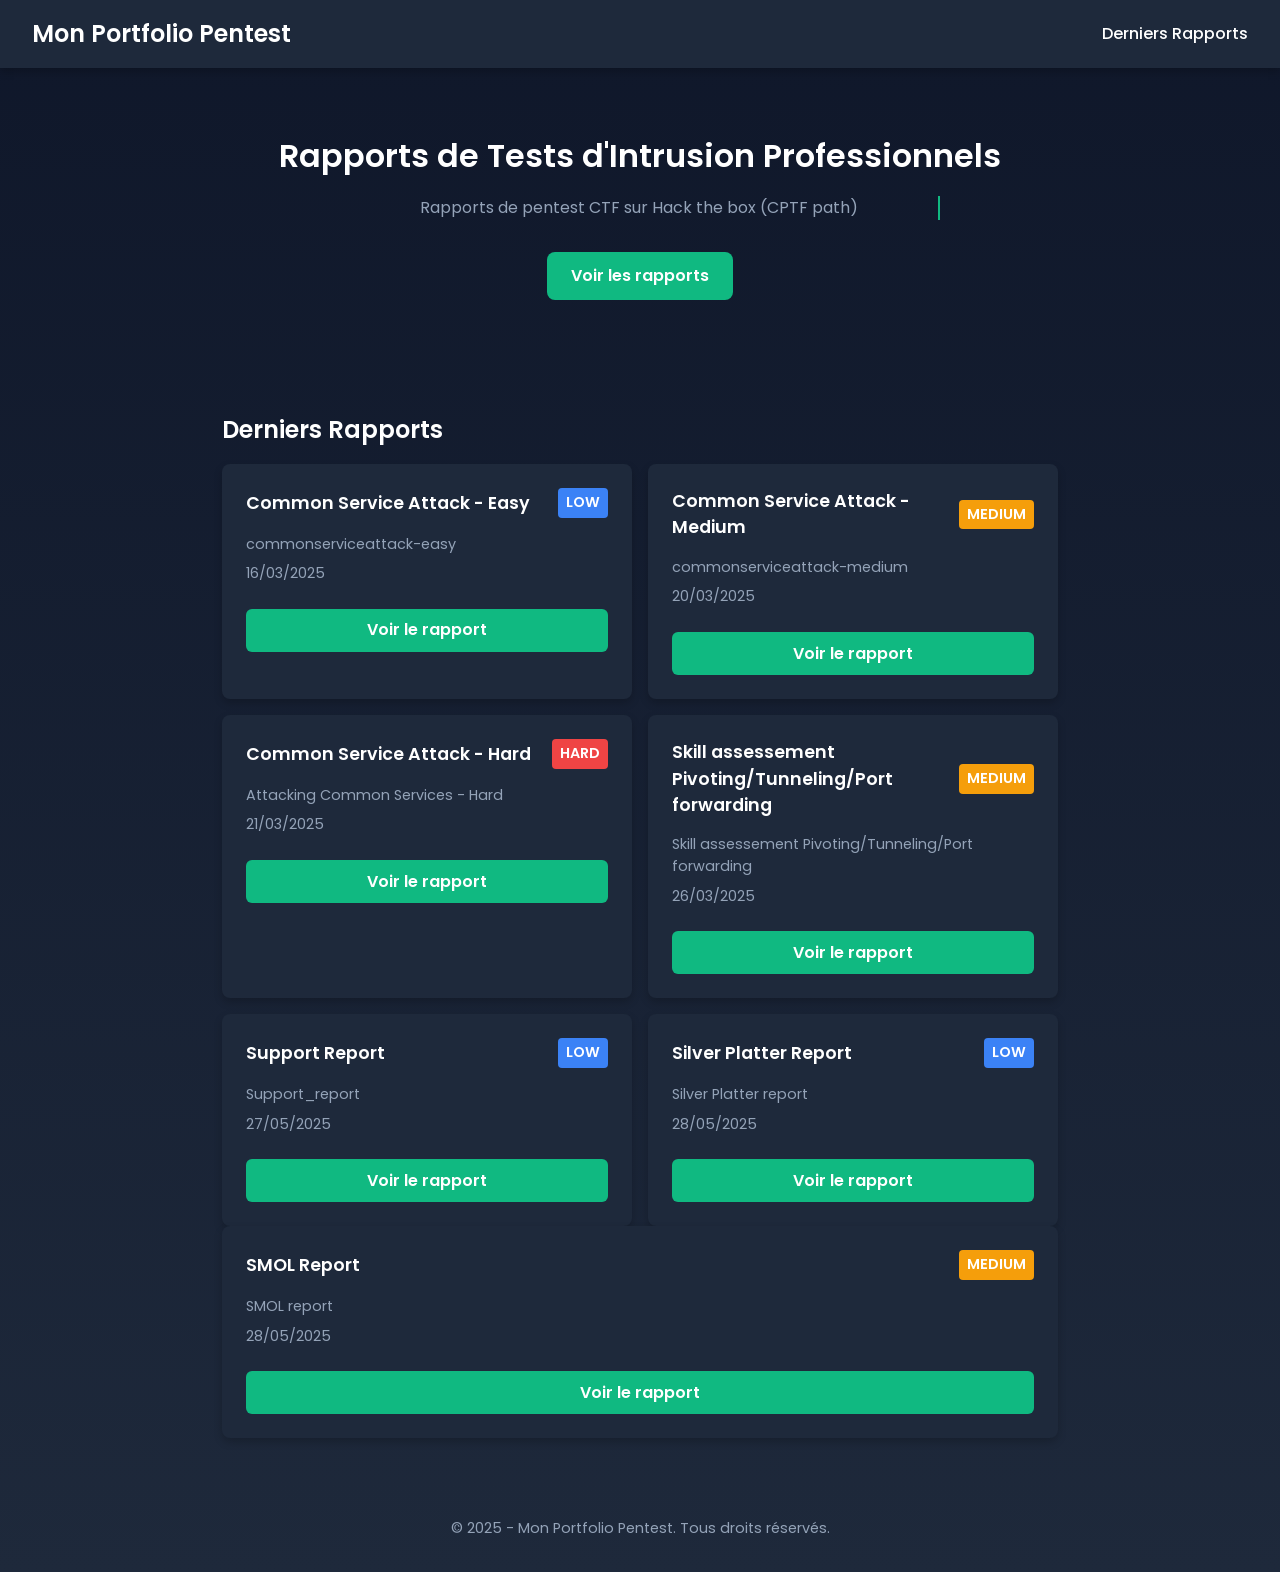
<file: index.html>
<html lang="fr">
<head>
  <meta charset="UTF-8">
  <meta name="viewport" content="width=device-width, initial-scale=1.0">
  <title>Portfolio Pentest</title>
  
  <!-- Google Fonts -->
  <link rel="preconnect" href="https://fonts.gstatic.com">
  <link href="https://fonts.googleapis.com/css2?family=Poppins:wght@400;600&display=swap" rel="stylesheet">
  
  <link rel="stylesheet" href="styles.css">
</head>
<body>

  <header>
    <h1 data-text="Mon Portfolio Pentest">Mon Portfolio Pentest</h1>
    <nav>
      <a href="#rapports">Derniers Rapports</a>
    </nav>
  </header>

  <section class="hero">
    <h2>Rapports de Tests d'Intrusion Professionnels</h2>
    <p><span class="typing">Rapports de pentest CTF sur Hack the box (CPTF path)</span></p>
    <a class="btn-primary" href="#rapports">Voir les rapports</a>
  </section>

<section class="rapports" id="rapports">
  <h3>Derniers Rapports</h3>
  <div class="rapport-cards">
    
    <!-- Carte Rapport 1 -->
    <div class="card">
      <div class="card-header">
        <span class="card-title">Common Service Attack - Easy</span>
        <span class="badge badge-low">Low</span>
      </div>
      <div class="card-info">
        <span>commonserviceattack-easy</span>
        <span>16/03/2025</span>
      </div>
      <a class="card-button" href="rapport-easy.html">
        Voir le rapport
      </a>
    </div>
    
    <!-- Carte Rapport 2 -->
    <div class="card">
      <div class="card-header">
        <span class="card-title">Common Service Attack - Medium</span>
        <span class="badge badge-medium">Medium</span>
      </div>
      <div class="card-info">
        <span>commonserviceattack-medium</span>
        <span>20/03/2025</span>
      </div>
      <a class="card-button" href="rapport-medium.html">
        Voir le rapport
      </a>
    </div>
    
    <!-- Carte Rapport 3 (corrigée) -->
    <div class="card">
      <div class="card-header">
        <span class="card-title">Common Service Attack - Hard</span>
        <span class="badge badge-high">Hard</span> <!-- Correction: badge-high au lieu de badge-hard -->
      </div>
      <div class="card-info">
        <span>Attacking Common Services - Hard</span>
        <span>21/03/2025</span>
      </div>
      <a class="card-button" href="rapport-hard.html">
        Voir le rapport
      </a>
    </div>

        <!-- Carte Rapport 4 (corrigée) -->
    <div class="card">
      <div class="card-header">
        <span class="card-title">Skill assessement Pivoting/Tunneling/Port forwarding</span>
        <span class="badge badge-medium">Medium</span>
      </div>
      <div class="card-info">
        <span>Skill assessement Pivoting/Tunneling/Port forwarding</span>
        <span>26/03/2025</span>
      </div>
      <a class="card-button" href="rapport-pivoting.html">
        Voir le rapport
      </a>
    </div>
  <!-- Carte Rapport 5 - Support_report.pdf -->
<div class="card">
  <div class="card-header">
    <span class="card-title">Support Report</span>
    <span class="badge badge-low">Low</span>
  </div>
  <div class="card-info">
    <span>Support_report</span>
    <span>27/05/2025</span>
  </div>
  <a class="card-button" href="rapport-support.html">
    Voir le rapport
  </a>
</div>
    <div class="card">
  <div class="card-header">
    <span class="card-title">Silver Platter Report</span>
    <span class="badge badge-low">Low</span>
  </div>
  <div class="card-info">
    <span>Silver Platter report</span>
    <span>28/05/2025</span>
  </div>
  <a class="card-button" href="rapport-silver.html">
    Voir le rapport
  </a>
</div>
    </div>
    <div class="card">
  <div class="card-header">
    <span class="card-title">SMOL Report</span>
    <span class="badge badge-medium">Medium</span>
  </div>
  <div class="card-info">
    <span>SMOL report</span>
    <span>28/05/2025</span>
  </div>
  <a class="card-button" href="rapport-smol.html">
    Voir le rapport
  </a>
</div>
  </div> 

</section>

  




  <footer>
    &copy; 2025 - Mon Portfolio Pentest. Tous droits réservés.
  </footer>

</body>
</html>
</file>
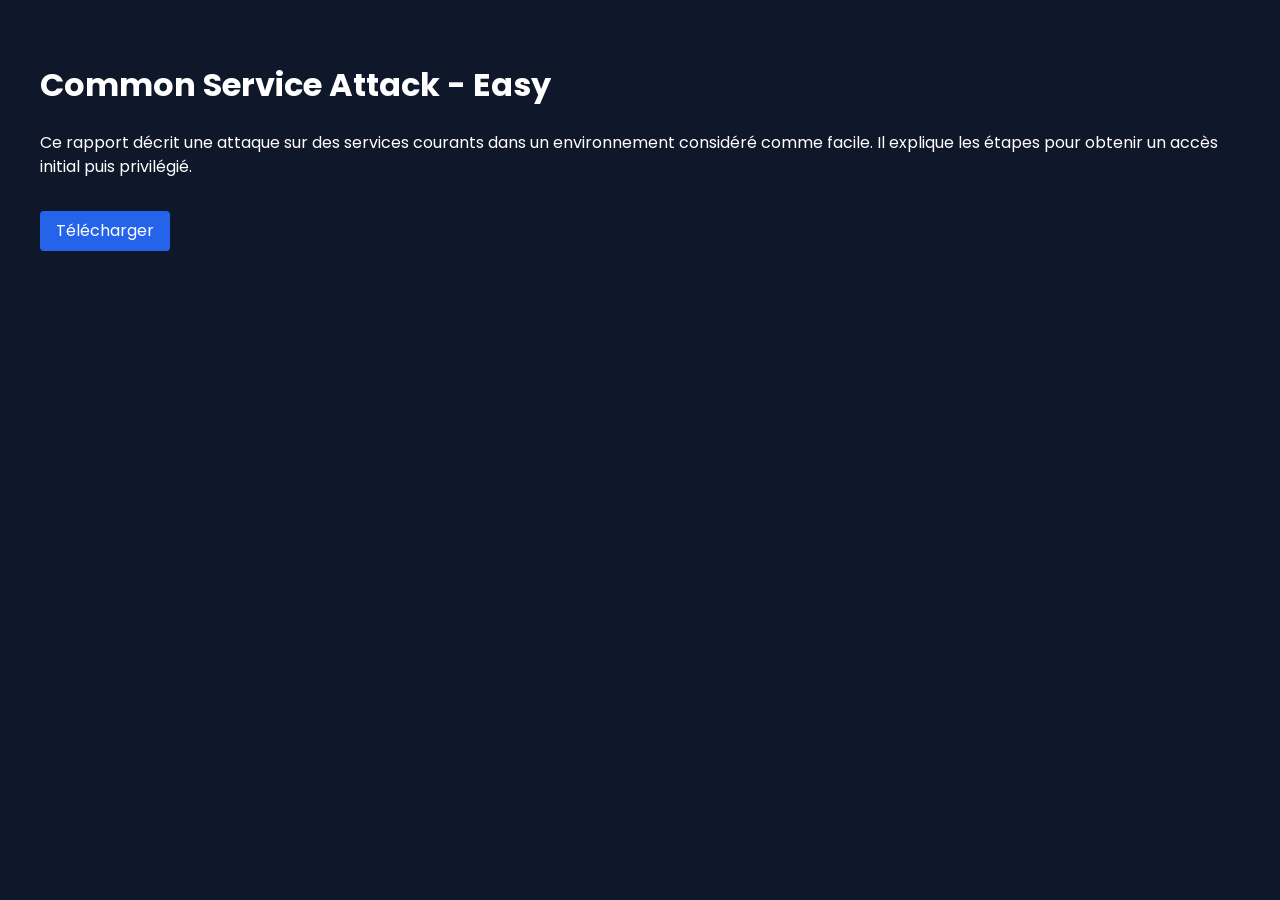
<file: rapport-easy.html>
<!DOCTYPE html>
<html lang="fr">
<head>
  <meta charset="UTF-8">
  <title>Common Service Attack - Easy</title>
  <link href="https://fonts.googleapis.com/css2?family=Poppins:wght@400;600&display=swap" rel="stylesheet">
  <style>
    body {
      font-family: 'Poppins', sans-serif;
      background-color: #0f172a;
      color: #ffffff;
      padding: 2rem;
      line-height: 1.5;
    }
    .button {
      display: inline-block;
      margin-top: 1rem;
      padding: 0.5rem 1rem;
      background-color: #2563eb;
      color: #ffffff;
      text-decoration: none;
      border-radius: 4px;
    }
  </style>
</head>
<body>
  <h1>Common Service Attack - Easy</h1>
  <p>Ce rapport décrit une attaque sur des services courants dans un environnement considéré comme facile. Il explique les étapes pour obtenir un accès initial puis privilégié.</p>
  <a class="button" href="CommonServiceAttack-Easy.mhtml" download>Télécharger</a>
</body>
</html>
</file>
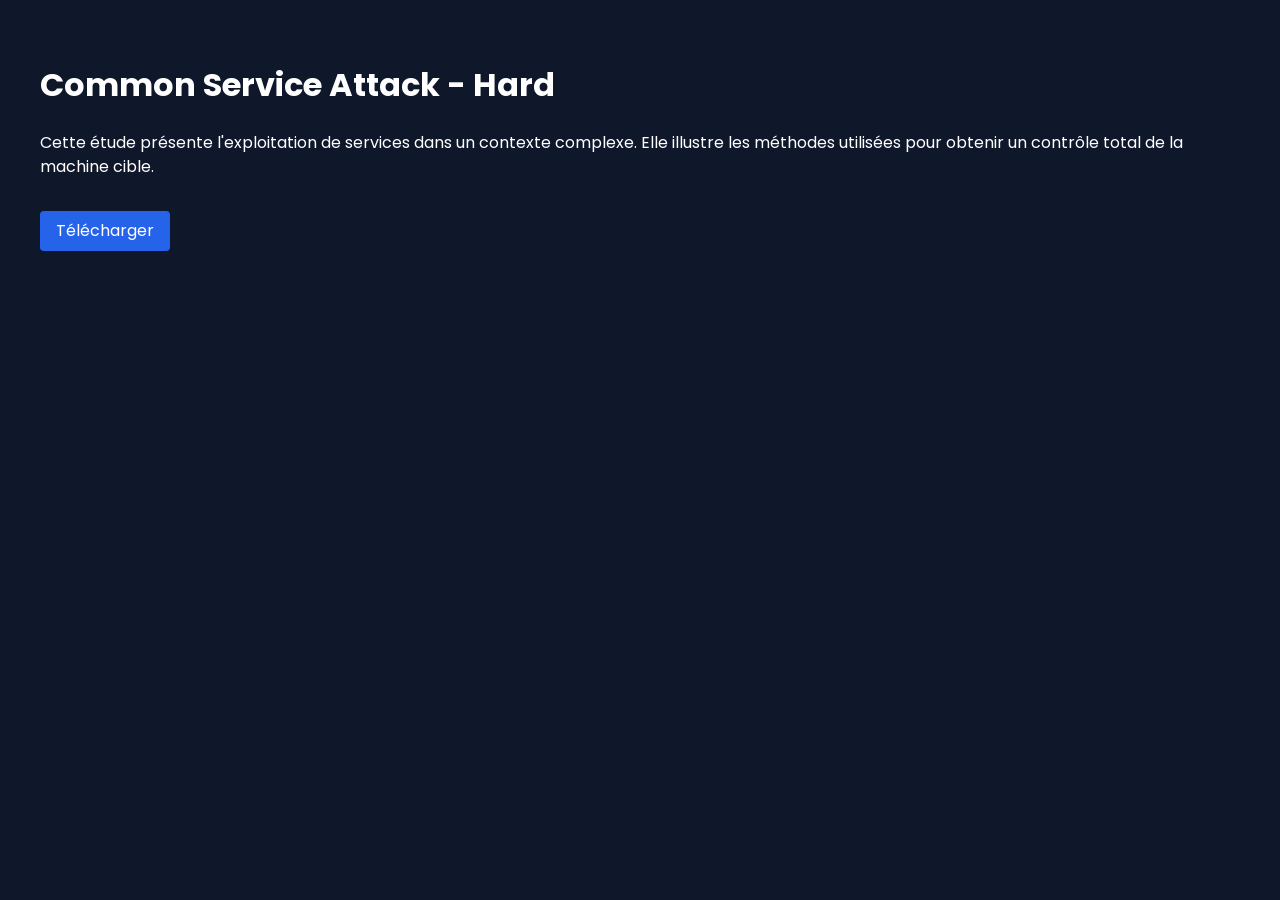
<file: rapport-hard.html>
<!DOCTYPE html>
<html lang="fr">
<head>
  <meta charset="UTF-8">
  <title>Common Service Attack - Hard</title>
  <link href="https://fonts.googleapis.com/css2?family=Poppins:wght@400;600&display=swap" rel="stylesheet">
  <style>
    body {
      font-family: 'Poppins', sans-serif;
      background-color: #0f172a;
      color: #ffffff;
      padding: 2rem;
      line-height: 1.5;
    }
    .button {
      display: inline-block;
      margin-top: 1rem;
      padding: 0.5rem 1rem;
      background-color: #2563eb;
      color: #ffffff;
      text-decoration: none;
      border-radius: 4px;
    }
  </style>
</head>
<body>
  <h1>Common Service Attack - Hard</h1>
  <p>Cette étude présente l'exploitation de services dans un contexte complexe. Elle illustre les méthodes utilisées pour obtenir un contrôle total de la machine cible.</p>
  <a class="button" href="Attacking Common Services - Hard.mhtml" download>Télécharger</a>
</body>
</html>
</file>
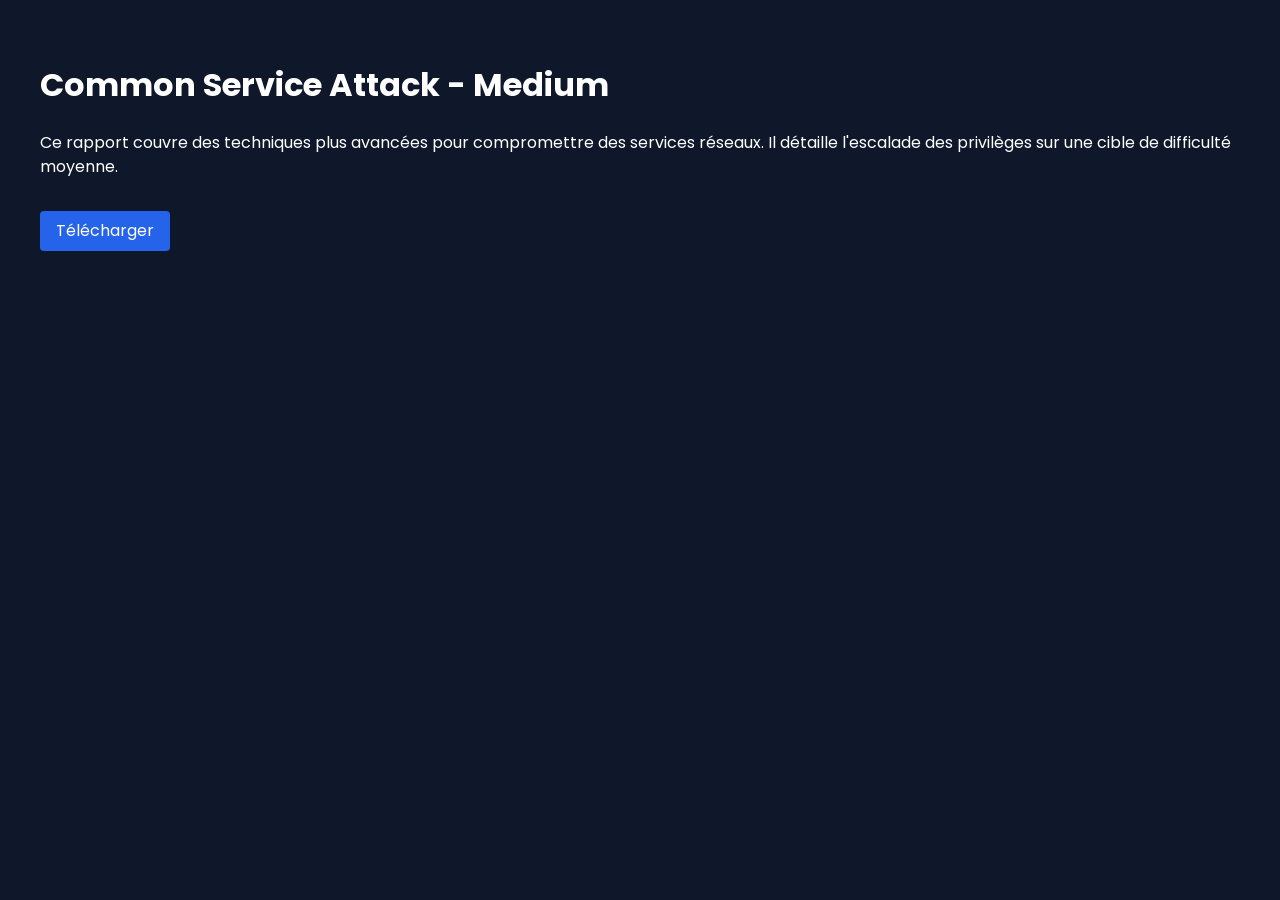
<file: rapport-medium.html>
<!DOCTYPE html>
<html lang="fr">
<head>
  <meta charset="UTF-8">
  <title>Common Service Attack - Medium</title>
  <link href="https://fonts.googleapis.com/css2?family=Poppins:wght@400;600&display=swap" rel="stylesheet">
  <style>
    body {
      font-family: 'Poppins', sans-serif;
      background-color: #0f172a;
      color: #ffffff;
      padding: 2rem;
      line-height: 1.5;
    }
    .button {
      display: inline-block;
      margin-top: 1rem;
      padding: 0.5rem 1rem;
      background-color: #2563eb;
      color: #ffffff;
      text-decoration: none;
      border-radius: 4px;
    }
  </style>
</head>
<body>
  <h1>Common Service Attack - Medium</h1>
  <p>Ce rapport couvre des techniques plus avancées pour compromettre des services réseaux. Il détaille l'escalade des privilèges sur une cible de difficulté moyenne.</p>
  <a class="button" href="CommonServiceAttack-Medium.mhtml" download>Télécharger</a>
</body>
</html>
</file>
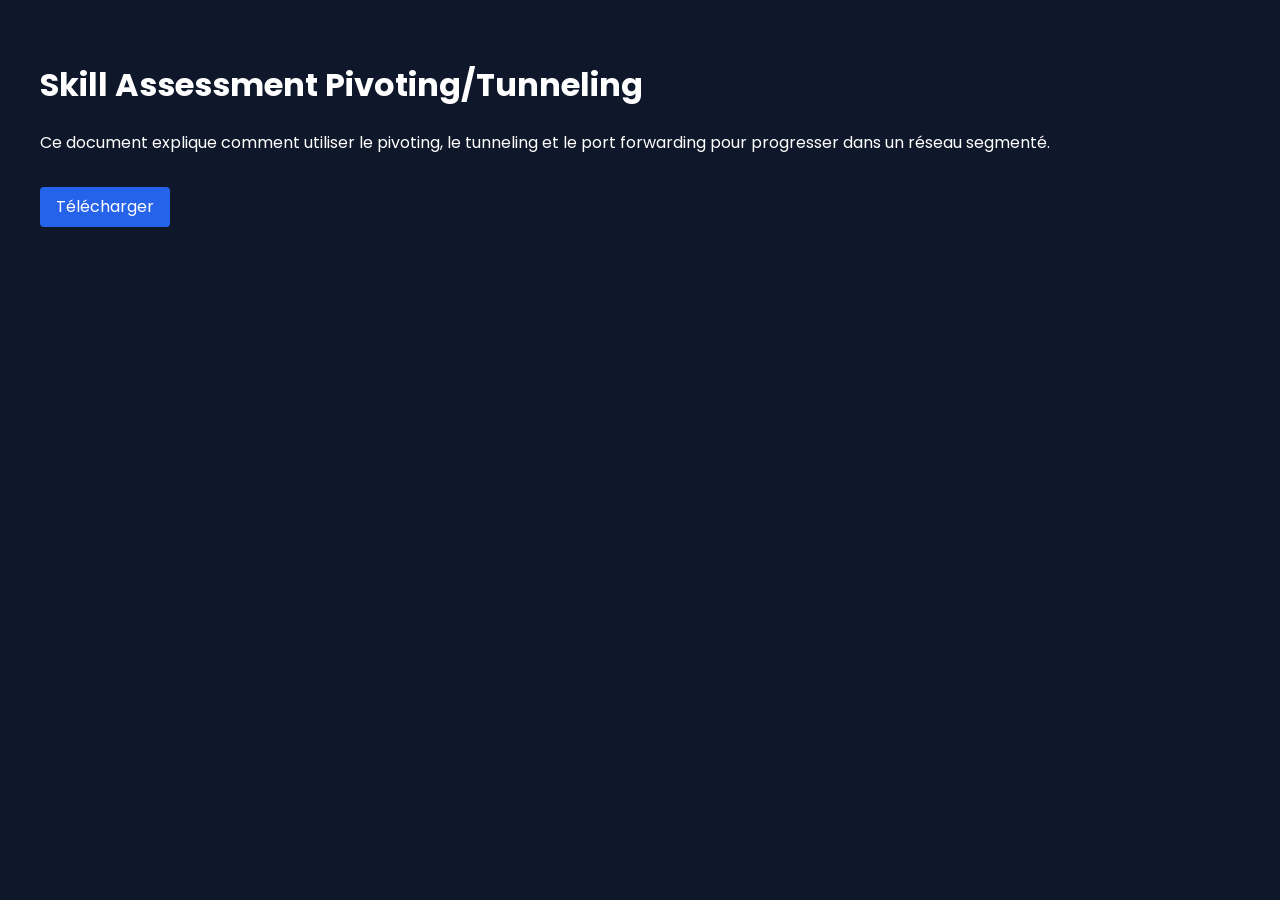
<file: rapport-pivoting.html>
<!DOCTYPE html>
<html lang="fr">
<head>
  <meta charset="UTF-8">
  <title>Pivoting & Tunneling Assessment</title>
  <link href="https://fonts.googleapis.com/css2?family=Poppins:wght@400;600&display=swap" rel="stylesheet">
  <style>
    body {
      font-family: 'Poppins', sans-serif;
      background-color: #0f172a;
      color: #ffffff;
      padding: 2rem;
      line-height: 1.5;
    }
    .button {
      display: inline-block;
      margin-top: 1rem;
      padding: 0.5rem 1rem;
      background-color: #2563eb;
      color: #ffffff;
      text-decoration: none;
      border-radius: 4px;
    }
  </style>
</head>
<body>
  <h1>Skill Assessment Pivoting/Tunneling</h1>
  <p>Ce document explique comment utiliser le pivoting, le tunneling et le port forwarding pour progresser dans un réseau segmenté.</p>
  <a class="button" href="PivotingSkillAssessement.mhtml" download>Télécharger</a>
</body>
</html>
</file>
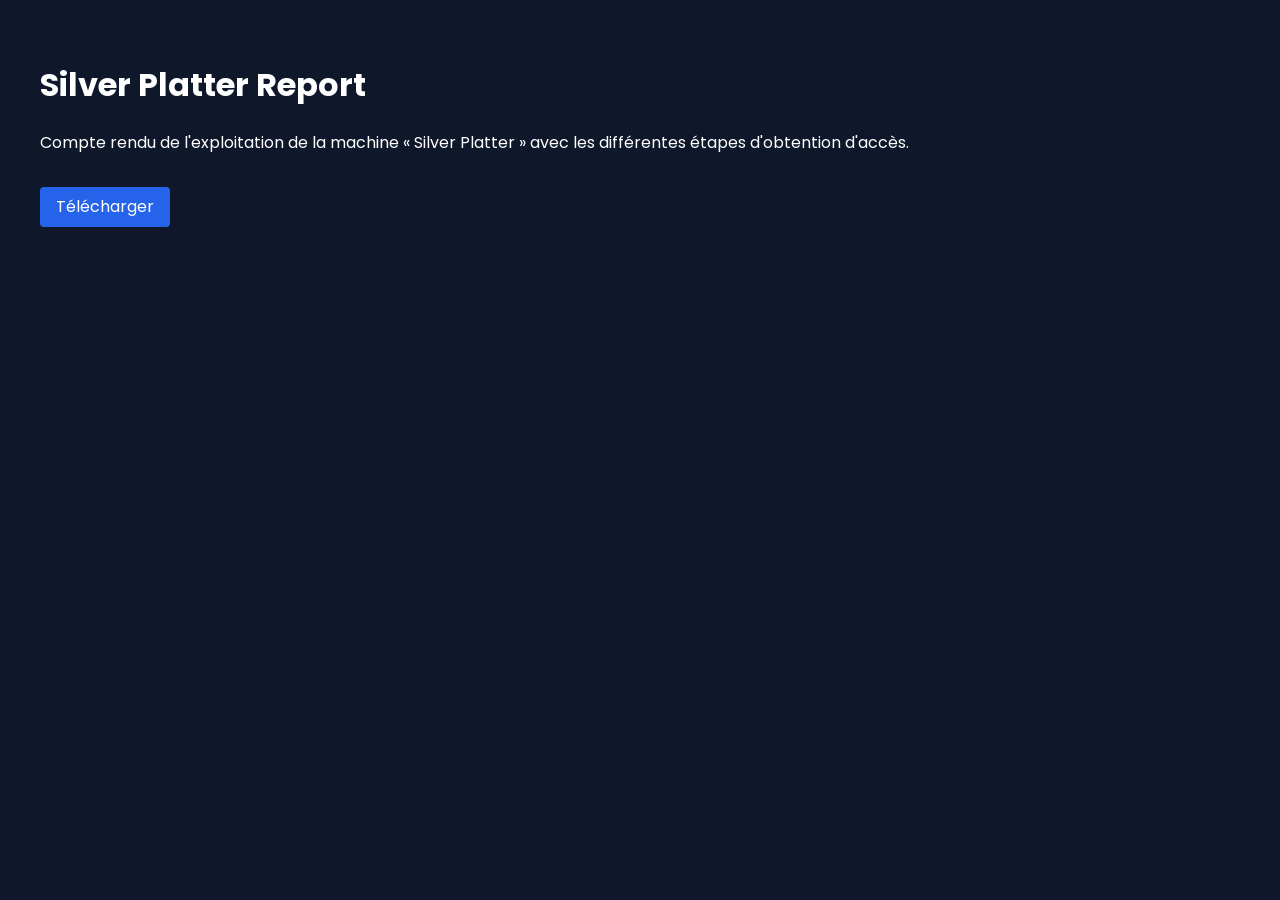
<file: rapport-silver.html>
<!DOCTYPE html>
<html lang="fr">
<head>
  <meta charset="UTF-8">
  <title>Silver Platter Report</title>
  <link href="https://fonts.googleapis.com/css2?family=Poppins:wght@400;600&display=swap" rel="stylesheet">
  <style>
    body {
      font-family: 'Poppins', sans-serif;
      background-color: #0f172a;
      color: #ffffff;
      padding: 2rem;
      line-height: 1.5;
    }
    .button {
      display: inline-block;
      margin-top: 1rem;
      padding: 0.5rem 1rem;
      background-color: #2563eb;
      color: #ffffff;
      text-decoration: none;
      border-radius: 4px;
    }
  </style>
</head>
<body>
  <h1>Silver Platter Report</h1>
  <p>Compte rendu de l'exploitation de la machine « Silver Platter » avec les différentes étapes d'obtention d'accès.</p>
  <a class="button" href="Silver Platter.pdf" download>Télécharger</a>
</body>
</html>
</file>
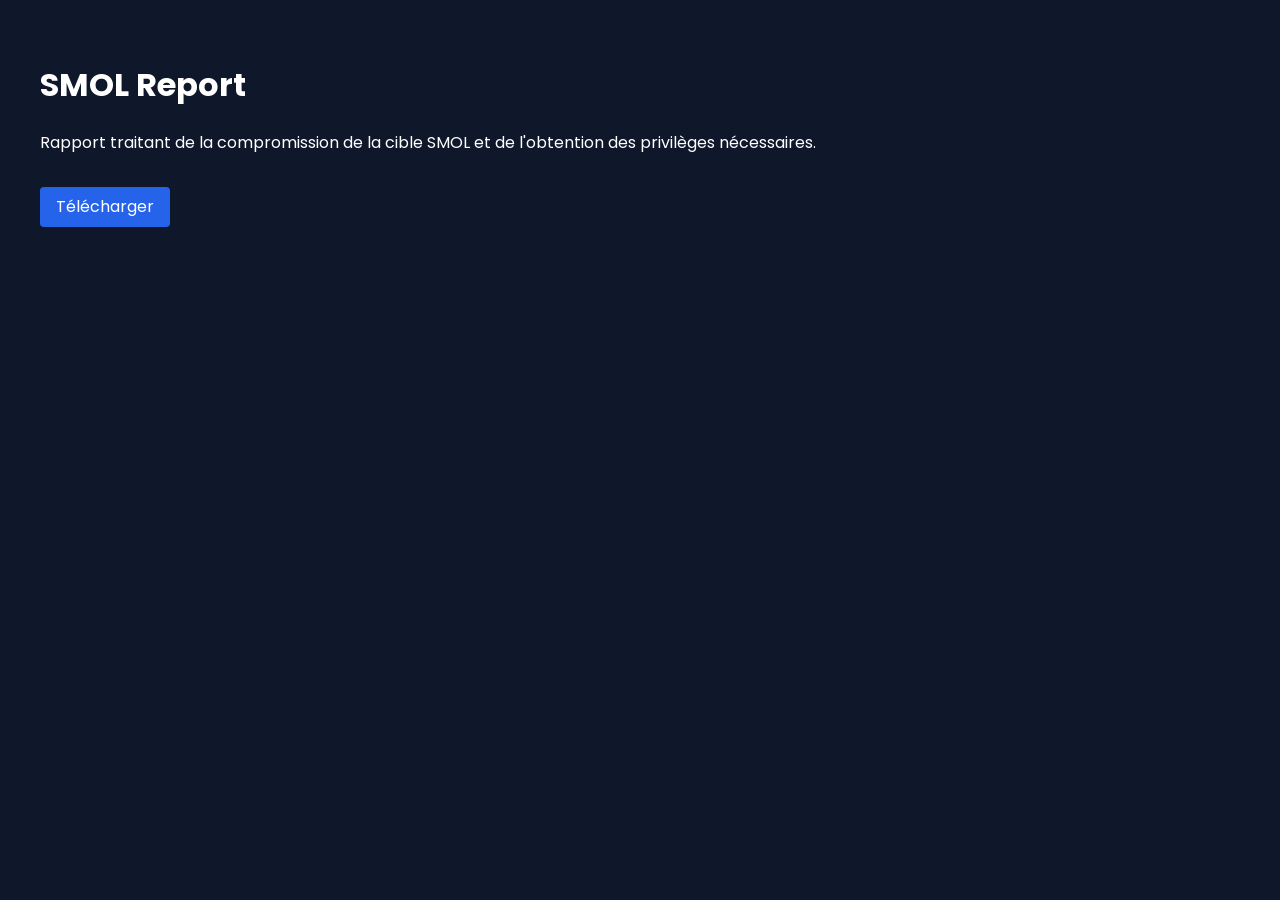
<file: rapport-smol.html>
<!DOCTYPE html>
<html lang="fr">
<head>
  <meta charset="UTF-8">
  <title>SMOL Report</title>
  <link href="https://fonts.googleapis.com/css2?family=Poppins:wght@400;600&display=swap" rel="stylesheet">
  <style>
    body {
      font-family: 'Poppins', sans-serif;
      background-color: #0f172a;
      color: #ffffff;
      padding: 2rem;
      line-height: 1.5;
    }
    .button {
      display: inline-block;
      margin-top: 1rem;
      padding: 0.5rem 1rem;
      background-color: #2563eb;
      color: #ffffff;
      text-decoration: none;
      border-radius: 4px;
    }
  </style>
</head>
<body>
  <h1>SMOL Report</h1>
  <p>Rapport traitant de la compromission de la cible SMOL et de l'obtention des privilèges nécessaires.</p>
  <a class="button" href="SMOL_report.pdf" download>Télécharger</a>
</body>
</html>
</file>
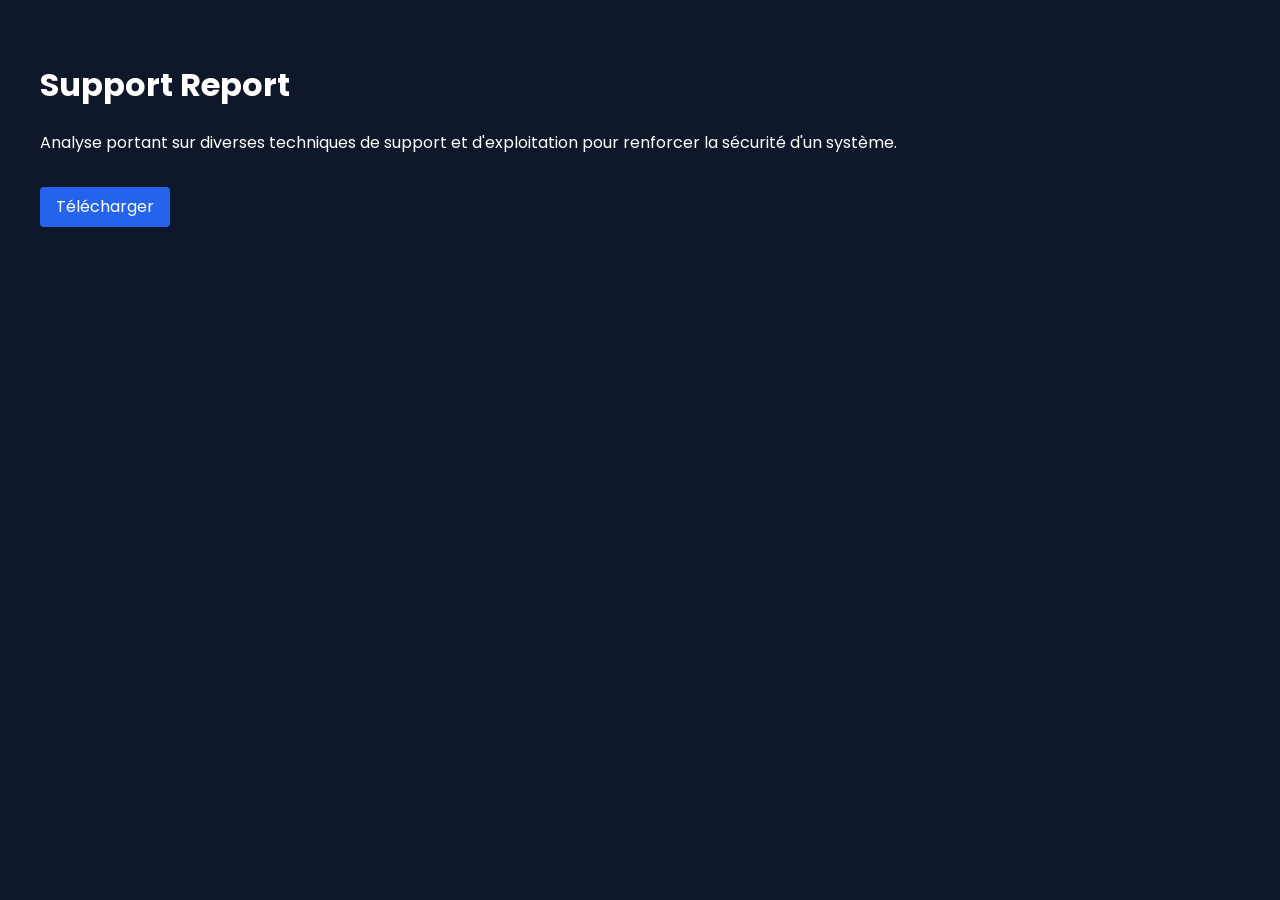
<file: rapport-support.html>
<!DOCTYPE html>
<html lang="fr">
<head>
  <meta charset="UTF-8">
  <title>Support Report</title>
  <link href="https://fonts.googleapis.com/css2?family=Poppins:wght@400;600&display=swap" rel="stylesheet">
  <style>
    body {
      font-family: 'Poppins', sans-serif;
      background-color: #0f172a;
      color: #ffffff;
      padding: 2rem;
      line-height: 1.5;
    }
    .button {
      display: inline-block;
      margin-top: 1rem;
      padding: 0.5rem 1rem;
      background-color: #2563eb;
      color: #ffffff;
      text-decoration: none;
      border-radius: 4px;
    }
  </style>
</head>
<body>
  <h1>Support Report</h1>
  <p>Analyse portant sur diverses techniques de support et d'exploitation pour renforcer la sécurité d'un système.</p>
  <a class="button" href="Support_report.pdf" download>Télécharger</a>
</body>
</html>
</file>
<file: styles.css>
/* RESET */
* {
  margin: 0;
  padding: 0;
  box-sizing: border-box;
  font-family: 'Poppins', sans-serif;
}

:root {
  --bg: #0f172a;
  --surface: #1e293b;
  --primary: #10b981;
  --primary-hover: #059669;
  --text: #ffffff;
  --muted: #94a3b8;
  --shadow: 0 4px 8px rgba(0, 0, 0, 0.2);
}

body {
  background: linear-gradient(to bottom, var(--bg) 0%, var(--surface) 100%);
  color: var(--text);
  line-height: 1.5;
  overflow-x: hidden;
  transition: background 0.3s ease;
}

    /* Header avec animation slide down et effet glitch sur le titre */
header {
  padding: 1rem 2rem;
  background-color: var(--surface);
  display: flex;
  align-items: center;
  justify-content: space-between;
  animation: slideDown 0.8s ease-out;
  box-shadow: var(--shadow);
  transition: box-shadow 0.3s ease;
}

    @keyframes slideDown {
      from {
        opacity: 0;
        transform: translateY(-20px);
      }
      to {
        opacity: 1;
        transform: translateY(0);
      }
    }

    header h1 {
      font-size: 1.5rem;
      font-weight: 600;
      position: relative;
      color: #fff;
    }
    
    /* Glitch effect */
    header h1::before,
    header h1::after {
      content: attr(data-text);
      position: absolute;
      left: 0;
      top: 0;
      width: 100%;
      overflow: hidden;
      clip: rect(0, 900px, 0, 0);
    }
    header h1::before {
      animation: glitch-anim 2s infinite linear alternate-reverse;
      color: #38bdf8;
    }
    header h1::after {
      animation: glitch-anim 2s infinite linear alternate;
      color: #ef4444;
    }
    @keyframes glitch-anim {
      0% {
        clip: rect(42px, 9999px, 44px, 0);
        transform: translate(-2px, -2px);
      }
      20% {
        clip: rect(12px, 9999px, 16px, 0);
        transform: translate(2px, 2px);
      }
      40% {
        clip: rect(80px, 9999px, 85px, 0);
        transform: translate(-2px, 0);
      }
      60% {
        clip: rect(20px, 9999px, 24px, 0);
        transform: translate(0, 2px);
      }
      80% {
        clip: rect(60px, 9999px, 64px, 0);
        transform: translate(2px, -2px);
      }
      100% {
        clip: rect(30px, 9999px, 33px, 0);
        transform: translate(-2px, 2px);
      }
    }

nav a {
  color: var(--text);
  text-decoration: none;
  margin-left: 1rem;
  font-weight: 500;
  transition: color 0.2s ease;
}

nav a:hover {
  color: #38bdf8;
}

    /* Section Hero avec effet parallax et animation fade in up */
    .hero {
      position: relative;
      overflow: hidden;
      text-align: center;
      padding: 4rem 2rem;
      animation: fadeInUp 1s ease-out;
      z-index: 1;
    }

    .hero::before {
      content: "";
      position: absolute;
      top: 0;
      left: 0;
      right: 0;
      bottom: 0;
      background-image: url('https://source.unsplash.com/1600x900/?cybersecurity');
      background-size: cover;
      background-position: center;
      background-attachment: fixed;
      filter: blur(8px);
      z-index: -1;
    }

    @keyframes fadeInUp {
      from {
        opacity: 0;
        transform: translateY(20px);
      }
      to {
        opacity: 1;
        transform: translateY(0);
      }
    }

    .hero h2 {
      font-size: 2rem;
      font-weight: 600;
      margin-bottom: 1rem;
    }

    /* Effet Typing sur la description du Hero */
    .hero p {
      font-size: 1rem;
      max-width: 600px;
      margin: 0 auto 2rem;
  color: var(--muted);
    }
    .hero .typing {
      display: inline-block;
      overflow: hidden;
      white-space: nowrap;
  border-right: 2px solid var(--primary);
      width: 0;
      animation: typing 4s steps(80, end) forwards, blink-caret 0.75s step-end infinite;
    }
    @keyframes typing {
      from { width: 0; }
      to { width: 100%; }
    }
    @keyframes blink-caret {
      from, to { border-color: transparent; }
      50% { border-color: var(--primary); }
    }

    .btn-primary {
      display: inline-block;
  background-color: var(--primary);
      color: #fff;
      padding: 0.75rem 1.5rem;
      border-radius: 8px;
      text-decoration: none;
      font-weight: 600;
      transition: background-color 0.2s ease, transform 0.2s ease;
    }
    .btn-primary:hover {
  background-color: var(--primary-hover);
      transform: scale(1.05);
    }

    /* Section Rapports avec animation fade in */
    .rapports {
      max-width: 900px;
      margin: 3rem auto;
      padding: 0 2rem;
      animation: fadeIn 1s ease-out;
    }
    @keyframes fadeIn {
      from { opacity: 0; }
      to { opacity: 1; }
    }
    @media (min-width: 1024px) {
  .rapport-cards {
    grid-template-columns: repeat(3, 1fr);
  }
}
@media (min-width: 768px) and (max-width: 1023px) {
  .rapport-cards {
    grid-template-columns: 1fr 1fr;
  }
}

    .rapports h3 {
      font-size: 1.5rem;
      margin-bottom: 1rem;
      font-weight: 600;
    }
    .rapport-cards {
      display: grid;
      grid-template-columns: repeat(auto-fit, minmax(300px, 1fr)); /* Ajuste le nombre de colonnes */
      gap: 1rem; /* Ajoute un espacement homogène entre les cartes */
      align-items: stretch; /* Évite les hauteurs différentes */
    }

    /* Cartes avec animation d'apparition décalée */
.card {
  background-color: var(--surface);
  border-radius: 8px;
  padding: 1.5rem;
  display: flex;
  flex-direction: column;
  gap: 0.5rem;
  box-shadow: 0px 4px 8px rgba(0, 0, 0, 0.2);
  opacity: 0;
  transform: translateY(20px);
  animation: cardAppear 0.5s forwards;
  transition: transform 0.2s ease, box-shadow 0.2s ease;
}
.card:hover {
  transform: translateY(0);
  box-shadow: 0px 6px 12px rgba(0, 0, 0, 0.3);
}
    .rapport-cards .card:nth-child(1) {
      animation-delay: 0.2s;
    }
    .rapport-cards .card:nth-child(2) {
      animation-delay: 0.4s;
    }
    .rapport-cards .card:nth-child(3) {
      animation-delay: 0.6s;
    }
    .rapport-cards .card:nth-child(4) {
      animation-delay: 0.8s;
    }
    @keyframes cardAppear {
      to {
        opacity: 1;
        transform: translateY(0);
      }
    }
    .card-header {
      display: flex;
      justify-content: space-between;
      align-items: center;
      margin-bottom: 0.5rem;
    }
    .card-title {
      font-weight: 600;
      font-size: 1.1rem;
    }
    /* Badges */
    .badge {
      padding: 0.25rem 0.5rem;
      border-radius: 4px;
      font-size: 0.9rem;
      font-weight: 600;
      text-transform: uppercase;
    }
    .badge-low {
  background-color: #3b82f6;
  color: var(--text);
    }
    .badge-medium {
  background-color: #f59e0b;
  color: var(--text);
    }
    .badge-high {
  background-color: #ef4444;
  color: var(--text);
    }
    .card-info {
      display: flex;
      flex-direction: column;
      gap: 0.5rem;
      font-size: 0.9rem;
  color: var(--muted);
    }
    .card-button {
      margin-top: 1rem;
  background-color: var(--primary);
      color: #fff;
      padding: 0.6rem 1rem;
      border-radius: 6px;
      text-align: center;
      text-decoration: none;
      font-weight: 600;
      transition: background-color 0.2s ease, transform 0.2s ease;
      cursor: pointer;
      display: inline-block;
    }
    .card-button:hover {
  background-color: var(--primary-hover);
      transform: scale(1.05);
    }
    /* Footer avec animation fade in */
    footer {
      text-align: center;
      padding: 2rem 0;
  color: var(--muted);
      font-size: 0.9rem;
      animation: fadeIn 1s ease-out;
    }
    /* Responsive */
    @media (min-width: 768px) {
      .rapport-cards {
        grid-template-columns: 1fr 1fr;
      }
    }
</file>
